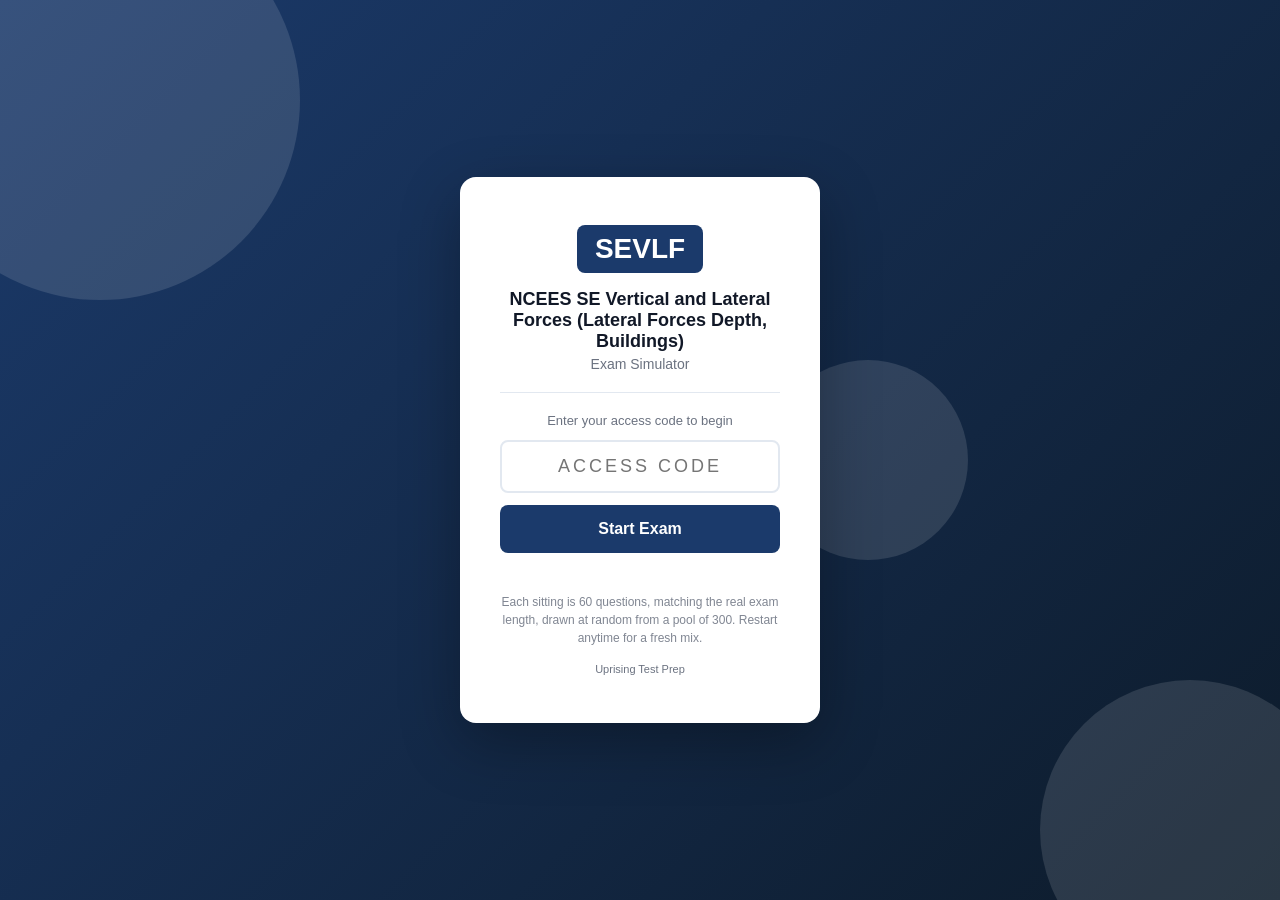
<file: index.html>
<!DOCTYPE html>
<html lang="en">
<head>
  <meta charset="UTF-8" />
  <meta name="viewport" content="width=device-width, initial-scale=1.0, viewport-fit=cover" />
  <meta name="apple-mobile-web-app-capable" content="yes" />
  <meta name="apple-mobile-web-app-status-bar-style" content="black-translucent" />
  <title>SEVLF Exam Simulator</title>
  <link rel="stylesheet" href="style.css" />
</head>
<body>

<div id="access-gate">
  <div class="gate-bg-shapes">
    <div class="shape shape-1"></div>
    <div class="shape shape-2"></div>
    <div class="shape shape-3"></div>
  </div>
  <div class="gate-card">
    <div class="gate-logo">
      <div class="logo-badge">SEVLF</div>
    </div>
    <h1 class="gate-title">NCEES SE Vertical and Lateral Forces (Lateral Forces Depth, Buildings)</h1>
    <p class="gate-subtitle">Exam Simulator</p>
    <div class="gate-divider"></div>
    <p class="gate-instruction">Enter your access code to begin</p>
    <input type="text" id="access-code-input" class="gate-input"
           placeholder="Access Code" autocomplete="off"
           maxlength="20" spellcheck="false" />
    <button id="access-btn" class="gate-btn">Start Exam</button>
    <p id="access-error" class="gate-error"></p>
    <p class="gate-pool-note">Each sitting is 60 questions, matching the real exam length, drawn at random from a pool of 300. Restart anytime for a fresh mix.</p>
    <p class="gate-hint">Uprising Test Prep</p>
  </div>
</div>

<div id="app" style="display:none">
  <header class="top-bar">
    <div class="bar-left">
      <span class="bar-logo">SEVLF</span>
      <span class="bar-title">Exam Simulator</span>
    </div>
    <div class="bar-right">
      <span class="bar-timer" id="timer-display">--:--</span>
      <button class="bar-btn" id="flag-btn">Flag</button>
      <button class="bar-btn bar-btn-primary" id="submit-btn">
        <span class="btn-full">Submit Exam</span>
        <span class="btn-short">Submit</span>
      </button>
    </div>
  </header>

  <div class="progress-strip">
    <div class="progress-bar" id="progress-bar"></div>
  </div>

  <main class="exam-main">
    <div class="question-panel">
      <div class="q-meta">
        <span id="q-counter"></span>
        <span class="q-pool-chip" title="This sitting is 60 questions, matching the real exam length, drawn at random from a pool of 300. Restart for a fresh mix.">300 Questions Available</span>
        <span id="q-domain" class="q-domain-tag"></span>
        <span id="q-flag-indicator" class="flag-chip" style="display:none">Flagged</span>
      </div>
      <!-- Shared text for a linked cluster (a clinical case, a reading
           passage). It sits ABOVE the stem, which is the one thing that
           legitimately precedes it, and repeats on every question in the
           cluster so nobody has to page backwards. -->
      <div id="q-cluster-wrap" class="cluster-wrap" style="display:none"></div>
      <p id="question-text" class="q-text"></p>
      <!-- The picture sits BELOW the question text so the simulator matches
           the printed book exactly: stem, then picture, then options. They
           used to disagree (book put the picture under the stem, simulator put
           it above), so no single wording could be true in both places, and
           184 of MLPAO's 185 image questions said "shown above" while the
           book printed the picture below the sentence. Write stems with
           neutral wording ("the strip shown", "the diagram shows") and this
           whole class of bug cannot come back. -->
      <div id="q-image-wrap" style="display:none; margin-bottom:14px;"></div>
      <div id="options-list" class="options-list"></div>
      <div id="explanation-box" class="explanation-box" style="display:none">
        <div class="explanation-label">Explanation</div>
        <p id="explanation-text" class="explanation-text"></p>
      </div>
    </div>
    <div class="nav-bar">
      <button class="nav-btn" id="prev-btn">&#8592; Prev</button>
      <button class="nav-btn nav-btn-map" id="map-btn">Question Map</button>
      <button class="nav-btn nav-btn-next" id="next-btn">Next &#8594;</button>
    </div>
  </main>
</div>

<!-- Question Map Modal -->
<div id="map-modal" style="display:none">
  <div class="map-backdrop" id="map-backdrop"></div>
  <div class="map-panel">
    <div class="map-header">
      <span class="map-title">Question Map</span>
      <button id="map-close" class="map-close-btn">&#x2715; Close</button>
    </div>
    <div class="map-legend">
      <span class="leg-item"><span class="leg-swatch leg-answered"></span>Answered</span>
      <span class="leg-item"><span class="leg-swatch leg-flagged"></span>Flagged</span>
      <span class="leg-item"><span class="leg-swatch leg-unanswered"></span>Unanswered</span>
    </div>
    <div id="q-grid" class="q-grid"></div>
  </div>
</div>

<div id="results-screen" style="display:none">
  <div class="results-card">
    <div class="res-header">
      <div class="res-badge">SEVLF</div>
      <h2 id="res-status" class="res-status"></h2>
      <p id="res-score" class="res-score"></p>
    </div>
    <div id="res-domains" class="res-domains"></div>
    <p class="mode-pool-note">This sitting drew 60 questions from a pool of 300. Restart for a fresh mix.</p>
    <button id="res-review-btn" class="res-btn">Review Answers</button>
    <button id="res-restart-btn" class="res-btn res-btn-secondary">Restart</button>
  </div>
</div>

<script src="questions.js"></script>
<script src="app.js"></script>
</body>
</html>
</file>
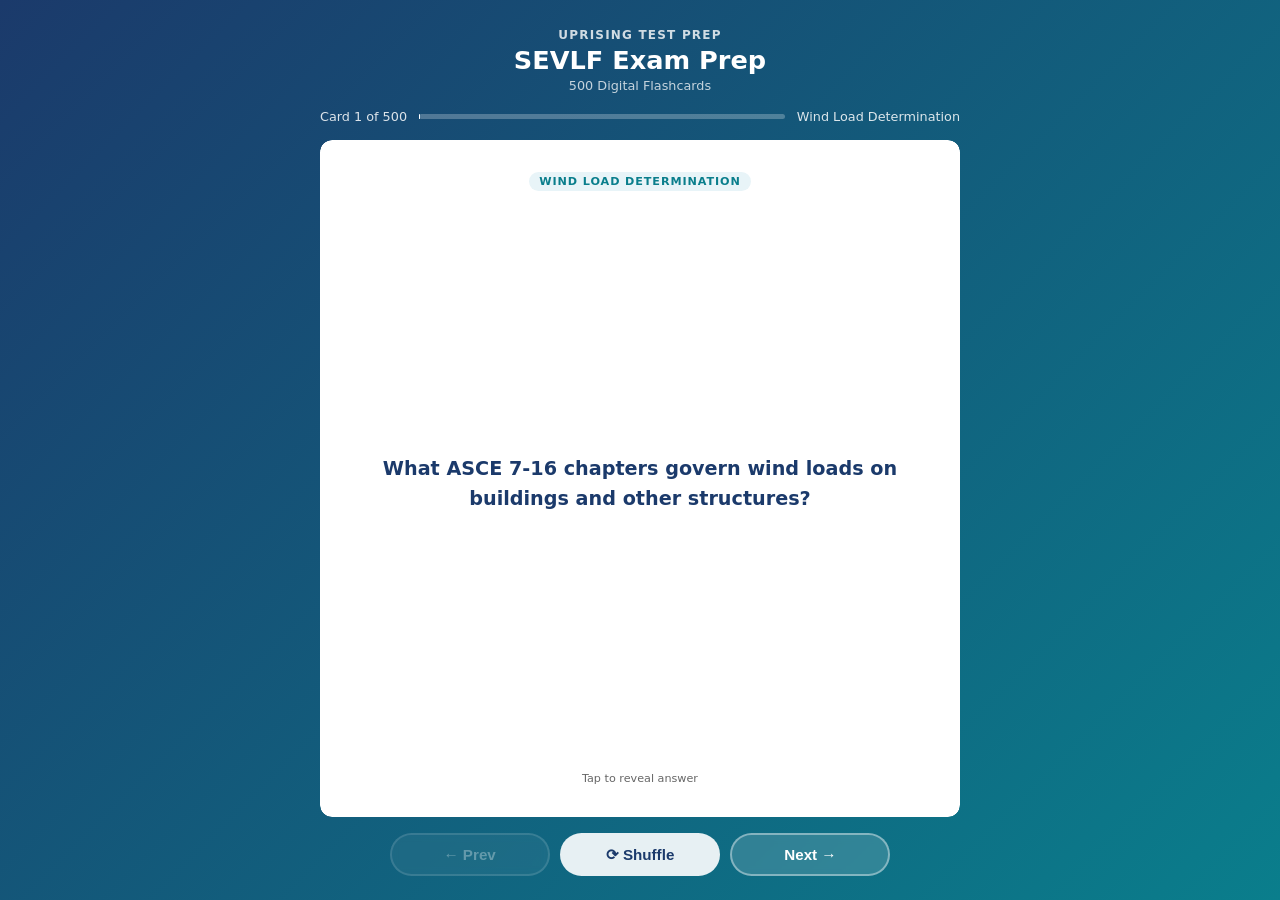
<file: flashcards/index.html>
<!DOCTYPE html>
<html lang="en">
<head>
  <meta charset="UTF-8">
  <meta name="viewport" content="width=device-width, initial-scale=1.0">
  <title>SEVLF Exam Prep: Flashcards</title>
  <style>
    :root {
      --blue:   #1B3A6B;
      --teal:   #0A7E8C;
      --ltblue: #E8F4F8;
      --white:  #FFFFFF;
      --text:   #1A1A1A;
      --muted:  #666;
      --radius: 12px;
    }
    * { box-sizing: border-box; margin: 0; padding: 0; }
    html, body { height: 100%; }
    body {
      font-family: 'Segoe UI', system-ui, sans-serif;
      background: linear-gradient(135deg, var(--blue) 0%, var(--teal) 100%);
      /* Pinned, not min-height: the page must never grow, or the controls
         get pushed below the fold on iOS where 100dvh and height:100%
         disagree. The height:100% rule above is the pre-dvh fallback. */
      height: 100dvh;
      max-height: 100dvh;
      overflow: hidden;
      display: flex;
      flex-direction: column;
      align-items: center;
      padding: 1.25rem 1rem 1rem;
      gap: 0.75rem;
      overflow-x: hidden;
    }
    header { text-align: center; color: #fff; flex-shrink: 0; }
    header .brand { font-size: 0.75rem; font-weight: 700; letter-spacing: 0.1em; opacity: 0.8; text-transform: uppercase; }
    header h1 { font-size: 1.3rem; font-weight: 800; margin-top: 0.2rem; }
    header .subtitle { font-size: 0.8rem; opacity: 0.75; margin-top: 0.15rem; }
    #progress-info {
      display: flex; align-items: center; gap: 0.75rem;
      color: rgba(255,255,255,0.85); font-size: 0.8rem;
      flex-shrink: 0; width: 100%; max-width: 640px;
    }
    #progress-bar-track {
      flex: 1; background: rgba(255,255,255,0.25);
      border-radius: 4px; height: 5px;
    }
    #progress-bar-fill { height: 100%; background: #fff; border-radius: 4px; transition: width 0.3s; }
    .card-scene {
      width: 100%; max-width: 640px;
      perspective: 1200px;
      cursor: pointer;
      flex: 1; min-height: 0;
      display: flex; flex-direction: column;
    
      /* WebKit does not clip overflow inside a preserve-3d context, so the
         answer pane's own clip is dropped and a long answer paints over the
         Prev/Next row. This element only sets the perspective and is NOT
         itself in the 3D context, so its clip is honoured in every engine. */
      overflow: hidden;
      border-radius: var(--radius);
    }
    .card-inner {
      position: relative; width: 100%;
      flex: 1; min-height: 0;
      transition: transform 0.55s cubic-bezier(.4,0,.2,1);
      transform-style: preserve-3d;
    }
    .card-scene.flipped .card-inner { transform: rotateY(180deg); }
    .card-face {
      position: absolute; inset: 0;
      backface-visibility: hidden; -webkit-backface-visibility: hidden;
      border-radius: var(--radius);
      display: flex; flex-direction: column;
      padding: 1.5rem 1.75rem;
      box-shadow: 0 12px 40px rgba(0,0,0,0.2);
      overflow: hidden;
    
      /* Painting through a mask forces WebKit to allocate a real clipping
         layer for a 3D-transformed element, which is what makes the
         overflow:hidden and the rounded corners above actually apply. */
      -webkit-mask-image: -webkit-radial-gradient(#fff, #000);
              mask-image: radial-gradient(#fff, #000);
    }
    .card-front { background: var(--white); align-items: center; justify-content: center; }
    .card-back  { background: var(--ltblue); transform: rotateY(180deg); }
    .card-badge {
      font-size: 0.7rem; font-weight: 700; text-transform: uppercase;
      letter-spacing: 0.08em;
      background: var(--ltblue); color: var(--teal);
      padding: 0.2rem 0.65rem; border-radius: 20px;
      margin-bottom: 0.85rem; flex-shrink: 0;
    }
    .card-back .card-badge { background: rgba(10,126,140,0.12); }
    .card-front .q-text {
      font-size: 1.1rem; font-weight: 600; color: var(--blue); line-height: 1.55;
      text-align: center; overflow-y: auto; flex: 1;
      display: flex; align-items: center; justify-content: center;
      scrollbar-width: thin; scrollbar-color: rgba(27,58,107,0.3) transparent;
    }
    .card-back .a-label { font-size: 0.7rem; font-weight: 700; color: var(--teal); text-transform: uppercase; letter-spacing: 0.08em; margin-bottom: 0.4rem; flex-shrink: 0; }
    .card-back .a-text  {
      font-size: 0.975rem; color: var(--text); line-height: 1.65;
      overflow-y: auto; flex: 1; min-height: 0; padding-right: 4px;
      scrollbar-width: thin; scrollbar-color: rgba(10,126,140,0.4) transparent;
    
      -webkit-overflow-scrolling: touch;
      overscroll-behavior: contain;
    }
    .card-back .a-text::-webkit-scrollbar { width: 4px; }
    .card-back .a-text::-webkit-scrollbar-track { background: transparent; }
    .card-back .a-text::-webkit-scrollbar-thumb { background: rgba(10,126,140,0.4); border-radius: 4px; }
    .tap-hint { flex-shrink: 0; margin-top: 0.6rem; font-size: 0.7rem; color: var(--muted); text-align: center; }
    .card-back .tap-hint { color: var(--teal); opacity: 0.7; }
    .controls {
      display: flex; gap: 0.65rem; flex-wrap: nowrap;
      justify-content: center; flex-shrink: 0;
      width: 100%; max-width: 640px;
      padding-bottom: env(safe-area-inset-bottom, 0px);
    }
    .btn {
      padding: 0.6rem 1.2rem; border-radius: 50px;
      border: 2px solid rgba(255,255,255,0.4);
      background: rgba(255,255,255,0.15); color: #fff;
      font-weight: 700; font-size: 0.875rem; cursor: pointer;
      transition: all 0.2s; backdrop-filter: blur(4px);
      white-space: nowrap; flex: 1; max-width: 160px;
    }
    .btn:hover { background: rgba(255,255,255,0.3); border-color: rgba(255,255,255,0.7); }
    .btn:active { transform: scale(0.96); }
    .btn:disabled { opacity: 0.35; cursor: not-allowed; }
    .btn.btn-primary { background: rgba(255,255,255,0.9); color: var(--blue); border-color: transparent; }
    .btn.btn-primary:hover { background: #fff; }
    #loading { color: rgba(255,255,255,0.8); font-size: 1rem; text-align: center; padding: 3rem; flex: 1; }
    @media (min-width: 768px) {
      body { padding: 1.75rem 1.5rem 1.5rem; gap: 1rem; }
      header h1 { font-size: 1.6rem; }
      .card-face { padding: 2rem 2.5rem; }
      .card-front .q-text { font-size: 1.2rem; }
      .card-back .a-text { font-size: 1.05rem; }
      .btn { font-size: 0.95rem; padding: 0.65rem 1.4rem; }
    }
    @media (max-width: 380px) {
      body { padding: 0.75rem; gap: 0.5rem; }
      header .brand { font-size: 0.65rem; }
      header h1 { font-size: 1.1rem; }
      header .subtitle { display: none; }
      .card-face { padding: 1rem 1.1rem; }
      .card-front .q-text { font-size: 0.975rem; }
      .card-back .a-text { font-size: 0.875rem; }
      .btn { font-size: 0.8rem; padding: 0.5rem 0.75rem; }
    }
  </style>
</head>
<body>
<header>
  <div class="brand">Uprising Test Prep</div>
  <h1>SEVLF Exam Prep</h1>
  <div class="subtitle">500 Digital Flashcards</div>
</header>
<div id="progress-info">
  <span id="card-counter">Card 1 of 500</span>
  <div id="progress-bar-track"><div id="progress-bar-fill" style="width:0%"></div></div>
  <span id="domain-label"></span>
</div>
<div id="loading">Loading flashcards...</div>
<div class="card-scene" id="card-scene" style="display:none" onclick="flipCard()">
  <div class="card-inner" id="card-inner">
    <div class="card-face card-front">
      <div class="card-badge" id="front-badge"></div>
      <div class="q-text" id="q-text"></div>
      <div class="tap-hint">Tap to reveal answer</div>
    </div>
    <div class="card-face card-back">
      <div class="card-badge" id="back-badge">Answer</div>
      <div class="a-label">Answer</div>
      <div class="a-text" id="a-text"></div>
      <div class="tap-hint">Tap to flip back</div>
    </div>
  </div>
</div>
<div class="controls" id="controls" style="display:none">
  <button class="btn" id="prev-btn" onclick="event.stopPropagation();move(-1)" disabled>&#8592; Prev</button>
  <button class="btn btn-primary" onclick="event.stopPropagation();shuffleCards()">&#10227; Shuffle</button>
  <button class="btn" id="next-btn" onclick="event.stopPropagation();move(1)">Next &#8594;</button>
</div>
<script>
const DOMAIN_LABELS = {
  wind_load_determination: "Wind Load Determination",
  seismic_load_determination: "Seismic Load Determination",
  lateral_force_distribution_and_analysis_methods: "Lateral Force Distribution and Analysis Methods",
  steel_lateral_force_resisting_systems: "Steel Lateral Force-Resisting Systems",
  concrete_lateral_force_resisting_systems: "Concrete Lateral Force-Resisting Systems",
  wood_and_masonry_lateral_force_resisting_systems: "Wood and Masonry Lateral Force-Resisting Systems",
  connections_and_structural_system_integration: "Connections and Structural System Integration",
  foundations_and_retaining_structures_for_lateral_loads: "Foundations and Retaining Structures for Lateral Loads",
  general_analysis_of_existing_secondary_and_nonbuilding_structures: "General Analysis of Existing Secondary and Nonbuilding Structures",
};
let cards   = [];
let current = 0;
async function init() {
  try {
    const res = await fetch('flashcards.json');
    if (!res.ok) throw new Error('Network error');
    cards = await res.json();
    document.getElementById('loading').style.display    = 'none';
    document.getElementById('card-scene').style.display = 'flex';
    document.getElementById('controls').style.display   = 'flex';
    show();
  } catch (e) {
    document.getElementById('loading').textContent = 'Error loading flashcards. Please try refreshing.';
  }
}
function domainLabel(key) {
  return DOMAIN_LABELS[key] || key.replace(/_/g, ' ').replace(/\b\w/g, c => c.toUpperCase());
}
function show() {
  const c = cards[current];
  document.getElementById('card-scene').classList.remove('flipped');
  document.getElementById('a-text').scrollTop = 0;
  const label = domainLabel(c.domain || c.chapter || '');
  document.getElementById('q-text').textContent       = c.front;
  document.getElementById('a-text').textContent       = c.back;
  document.getElementById('front-badge').textContent  = label;
  document.getElementById('back-badge').textContent   = label;
  document.getElementById('card-counter').textContent = `Card ${current+1} of ${cards.length}`;
  document.getElementById('domain-label').textContent = label;
  document.getElementById('progress-bar-fill').style.width = `${((current+1)/cards.length*100).toFixed(1)}%`;
  document.getElementById('prev-btn').disabled = current === 0;
  document.getElementById('next-btn').disabled = current === cards.length - 1;
}
function flipCard() { document.getElementById('card-scene').classList.toggle('flipped'); }
function move(dir) {
  const next = current + dir;
  if (next < 0 || next >= cards.length) return;
  current = next; show();
}
function shuffleCards() {
  for (let i = cards.length - 1; i > 0; i--) {
    const j = Math.floor(Math.random() * (i+1));
    [cards[i], cards[j]] = [cards[j], cards[i]];
  }
  current = 0; show();
}
document.addEventListener('keydown', e => {
  if (e.key === 'ArrowRight' || e.key === 'ArrowDown') move(1);
  else if (e.key === 'ArrowLeft' || e.key === 'ArrowUp') move(-1);
  else if (e.key === ' ' || e.key === 'Enter') { e.preventDefault(); flipCard(); }
});
init();
</script>
</body>
</html>
</file>
<file: style.css>
/* SEVLF Exam Simulator, Styles */
:root {
  --primary:   #1B3A6B;
  --pass:      #059669;
  --fail:      #DC2626;
  --bg:        #F3F4F8;
  --card:      #FFFFFF;
  --border:    #E2E8F0;
  --text:      #111827;
  --muted:     #6B7280;
  --radius:    10px;
}
*, *::before, *::after { box-sizing: border-box; margin: 0; padding: 0; }
body {
  font-family: -apple-system, BlinkMacSystemFont, "Segoe UI", sans-serif;
  background: var(--bg);
  color: var(--text);
  height: 100vh;
  height: 100dvh;
  overflow: hidden;
  -webkit-text-size-adjust: 100%;
}

/* ── Access Gate ─────────────────────────────────────────────────────────── */
#access-gate {
  display: flex;
  align-items: center;
  justify-content: center;
  height: 100vh;
  height: 100dvh;
  background: linear-gradient(135deg, var(--primary) 0%, #0d1b2a 100%);
  position: relative;
  overflow: hidden;
  padding: 20px;
  padding-top: max(20px, env(safe-area-inset-top));
  padding-bottom: max(20px, env(safe-area-inset-bottom));
}
.gate-bg-shapes { position: absolute; inset: 0; pointer-events: none; }
.shape { position: absolute; border-radius: 50%; opacity: .12; background: #fff; }
.shape-1 { width: 400px; height: 400px; top: -100px; left: -100px; }
.shape-2 { width: 300px; height: 300px; bottom: -80px; right: -60px; }
.shape-3 { width: 200px; height: 200px; top: 40%; left: 60%; }
.gate-card {
  background: #fff;
  border-radius: 16px;
  padding: 48px 40px;
  text-align: center;
  width: 100%;
  max-width: 360px;
  position: relative;
  z-index: 1;
  box-shadow: 0 20px 60px rgba(0,0,0,.3);
}
.logo-badge {
  display: inline-block;
  background: var(--primary);
  color: #fff;
  font-weight: 800;
  font-size: 28px;
  padding: 8px 18px;
  border-radius: 8px;
}
.gate-title { font-size: 18px; font-weight: 700; margin-top: 16px; color: var(--text); }
.gate-subtitle { color: var(--muted); font-size: 14px; margin-top: 4px; }
.gate-divider { height: 1px; background: var(--border); margin: 20px 0; }
.gate-instruction { font-size: 13px; color: var(--muted); margin-bottom: 12px; }
.gate-input {
  width: 100%;
  padding: 14px 16px;
  border: 2px solid var(--border);
  border-radius: 8px;
  font-size: 18px;
  text-align: center;
  text-transform: uppercase;
  letter-spacing: 3px;
  outline: none;
}
.gate-input:focus { border-color: var(--primary); }
.gate-btn {
  width: 100%;
  margin-top: 12px;
  padding: 15px;
  background: var(--primary);
  color: #fff;
  border: none;
  border-radius: 8px;
  font-size: 16px;
  font-weight: 600;
  cursor: pointer;
  -webkit-tap-highlight-color: transparent;
}
.gate-btn:hover { opacity: .9; }
.gate-error { color: var(--fail); font-size: 13px; margin-top: 8px; min-height: 18px; }
.gate-hint { color: var(--muted); font-size: 11px; margin-top: 16px; }
.gate-pool-note { color: var(--muted); opacity: .85; font-size: 12px; margin-top: 14px; line-height: 1.5; }
.mode-pool-note { color: var(--muted); opacity: .85; font-size: 12.5px; text-align: center; margin: 4px 0 16px; line-height: 1.5; }

/* ── App shell ───────────────────────────────────────────────────────────── */
#app {
  display: flex;
  flex-direction: column;
  height: 100vh;
  height: 100dvh;
  padding-top: env(safe-area-inset-top);
}
.top-bar {
  display: flex;
  justify-content: space-between;
  align-items: center;
  background: var(--primary);
  color: #fff;
  padding: 0 20px;
  padding-left: max(20px, env(safe-area-inset-left));
  padding-right: max(20px, env(safe-area-inset-right));
  height: 52px;
  flex-shrink: 0;
  gap: 8px;
}
.bar-left { display: flex; align-items: center; gap: 8px; min-width: 0; }
.bar-logo { font-weight: 800; font-size: 18px; flex-shrink: 0; }
.bar-title { font-size: 14px; opacity: .8; white-space: nowrap; overflow: hidden; text-overflow: ellipsis; }
.bar-right { display: flex; align-items: center; gap: 8px; flex-shrink: 0; }
.bar-timer {
  font-variant-numeric: tabular-nums;
  font-size: 16px;
  font-weight: 600;
  min-width: 68px;
  text-align: right;
}
.bar-btn {
  padding: 7px 13px;
  background: rgba(255,255,255,.15);
  border: 1px solid rgba(255,255,255,.3);
  color: #fff;
  border-radius: 6px;
  cursor: pointer;
  font-size: 13px;
  white-space: nowrap;
  -webkit-tap-highlight-color: transparent;
  touch-action: manipulation;
}
.bar-btn:hover { background: rgba(255,255,255,.25); }
.bar-btn-primary {
  background: #fff;
  color: var(--primary);
  border-color: #fff;
  font-weight: 600;
}
.bar-btn-primary:hover { background: #f0f0f0; }
.btn-short { display: none; }
.btn-full  { display: inline; }

.progress-strip { height: 4px; background: rgba(0,0,0,.1); flex-shrink: 0; }
.progress-bar   { height: 100%; background: #4ade80; transition: width .3s; }

/* ── Main exam area ──────────────────────────────────────────────────────── */
.exam-main {
  flex: 1;
  overflow: hidden;
  display: flex;
  flex-direction: column;
  padding: 16px 20px 0;
  padding-left: max(16px, env(safe-area-inset-left));
  padding-right: max(16px, env(safe-area-inset-right));
  min-height: 0;
}
.question-panel { flex: 1; overflow-y: auto; padding-bottom: 12px; -webkit-overflow-scrolling: touch; }
.q-meta {
  display: flex;
  align-items: center;
  gap: 8px;
  margin-bottom: 12px;
  font-size: 13px;
  color: var(--muted);
  flex-wrap: wrap;
}
.q-domain-tag {
  background: var(--primary);
  color: #fff;
  padding: 2px 8px;
  border-radius: 4px;
  font-size: 11px;
  font-weight: 600;
}
.q-pool-chip {
  background: #EEF2FF;
  background: color-mix(in srgb, var(--primary) 12%, #fff);
  color: var(--primary);
  border: 1px solid var(--primary);
  padding: 2px 8px;
  border-radius: 10px;
  font-size: 11px;
  font-weight: 700;
  cursor: help;
  white-space: nowrap;
}
.flag-chip {
  background: #FEF3C7;
  color: #92400E;
  padding: 2px 8px;
  border-radius: 4px;
  font-size: 11px;
  font-weight: 600;
}
.cluster-wrap {
  border-left: 4px solid var(--primary, #1B3A6B);
  background: #F2F6FC; border-radius: 8px;
  padding: 10px 14px; margin-bottom: 16px;
}
.cluster-label {
  font-size: 11px; font-weight: 700; letter-spacing: 0.06em;
  text-transform: uppercase; color: var(--primary, #1B3A6B); margin-bottom: 6px;
}
.cluster-body {
  max-height: 38vh; overflow-y: auto; font-size: 15px; line-height: 1.6;
  -webkit-overflow-scrolling: touch;
}
.cluster-body p + p { margin-top: 10px; }
@media (min-width: 1100px) { .cluster-body { max-height: 52vh; } }

.q-image {
  max-width: 100%;
  /* Cap the height too. With only max-width, a tall exhibit renders at full
     width and pushes the stem and every option below the fold, so the question
     looks like it has no answers until the candidate scrolls. Found on CNPLE. */
  max-height: 62vh;
  width: auto;
  height: auto;
  object-fit: contain;
  border-radius: 6px;
  border: 1px solid var(--border);
  display: block;
  margin-bottom: 14px;
}
.q-text { font-size: 16px; line-height: 1.65; margin-bottom: 20px; }
.options-list { display: flex; flex-direction: column; gap: 10px; }
.option {
  display: flex;
  align-items: flex-start;
  gap: 12px;
  padding: 15px 16px;
  background: var(--card);
  border: 2px solid var(--border);
  border-radius: var(--radius);
  cursor: pointer;
  transition: .15s;
  -webkit-tap-highlight-color: transparent;
  touch-action: manipulation;
  min-height: 52px;
}
.option:hover  { border-color: var(--primary); background: #F8FAFF; }
.option.selected  { border-color: var(--primary); background: #EEF3FF; }
.option.correct   { border-color: #059669; background: #ECFDF5; }
.option.incorrect { border-color: #DC2626; background: #FEF2F2; }
.explanation-box {
  margin-top: 20px;
  padding: 16px 18px;
  background: #F0F9FF;
  border-left: 4px solid #2563EB;
  border-radius: 6px;
}
.explanation-label {
  font-size: 11px;
  font-weight: 700;
  text-transform: uppercase;
  letter-spacing: .06em;
  color: #2563EB;
  margin-bottom: 8px;
}
.explanation-text { font-size: 14.5px; line-height: 1.7; color: #1e293b; margin: 0; }
.opt-letter { font-weight: 700; font-size: 15px; color: var(--primary); min-width: 22px; padding-top: 1px; flex-shrink: 0; }
.opt-text   { font-size: 15px; line-height: 1.5; }

/* ── Nav bar ─────────────────────────────────────────────────────────────── */
.nav-bar {
  display: flex;
  align-items: center;
  gap: 8px;
  padding: 10px 0;
  padding-bottom: max(14px, env(safe-area-inset-bottom));
  flex-shrink: 0;
}
.nav-btn {
  flex: 1;
  padding: 13px 8px;
  background: var(--card);
  border: 1px solid var(--border);
  border-radius: 8px;
  cursor: pointer;
  font-size: 15px;
  font-weight: 500;
  text-align: center;
  -webkit-tap-highlight-color: transparent;
  touch-action: manipulation;
  min-height: 48px;
}
.nav-btn:hover      { background: #f0f0f0; }
.nav-btn-map {
  background: var(--bg);
  border-color: var(--primary);
  color: var(--primary);
  font-weight: 600;
}
.nav-btn-map:hover { background: #EEF3FF; }
.nav-btn-next {
  background: var(--primary);
  color: #fff;
  border-color: var(--primary);
}
.nav-btn-next:hover { opacity: .9; }

/* ── Question Map Modal ──────────────────────────────────────────────────── */
#map-modal {
  position: fixed;
  inset: 0;
  z-index: 1000;
  display: flex;
  flex-direction: column;
  justify-content: flex-end;
}
.map-backdrop { position: absolute; inset: 0; background: rgba(0,0,0,.5); }
.map-panel {
  position: relative;
  background: #fff;
  border-radius: 20px 20px 0 0;
  padding: 20px;
  padding-bottom: max(20px, env(safe-area-inset-bottom));
  max-height: 80vh;
  max-height: 80dvh;
  display: flex;
  flex-direction: column;
  box-shadow: 0 -4px 30px rgba(0,0,0,.2);
}
.map-header {
  display: flex;
  align-items: center;
  justify-content: space-between;
  margin-bottom: 12px;
  flex-shrink: 0;
}
.map-title { font-size: 17px; font-weight: 700; color: var(--text); }
.map-close-btn {
  padding: 8px 16px;
  background: var(--bg);
  border: 1px solid var(--border);
  border-radius: 8px;
  cursor: pointer;
  font-size: 14px;
  font-weight: 500;
  min-height: 40px;
  -webkit-tap-highlight-color: transparent;
  touch-action: manipulation;
}
.map-close-btn:hover { background: #e5e7eb; }
.map-legend { display: flex; gap: 16px; margin-bottom: 14px; flex-shrink: 0; flex-wrap: wrap; }
.leg-item { display: flex; align-items: center; gap: 6px; font-size: 13px; color: var(--muted); }
.leg-swatch {
  width: 16px;
  height: 16px;
  border-radius: 3px;
  border: 1px solid var(--border);
  background: var(--card);
  display: inline-block;
  flex-shrink: 0;
}
.leg-swatch.leg-answered  { background: var(--primary); border-color: var(--primary); }
.leg-swatch.leg-flagged   { background: #FEF3C7; border-color: #F59E0B; }
.leg-swatch.leg-unanswered { background: var(--card); }
.q-grid {
  display: flex;
  flex-wrap: wrap;
  gap: 6px;
  overflow-y: auto;
  flex: 1;
  padding-bottom: 8px;
  -webkit-overflow-scrolling: touch;
}
.grid-btn {
  width: 40px;
  height: 40px;
  border: 1px solid var(--border);
  border-radius: 6px;
  background: var(--card);
  font-size: 12px;
  cursor: pointer;
  font-weight: 500;
  -webkit-tap-highlight-color: transparent;
  touch-action: manipulation;
}
.grid-btn.answered { background: var(--primary); color: #fff; border-color: var(--primary); }
.grid-btn.flagged  { background: #FEF3C7; border-color: #F59E0B; }
.grid-btn.active   { outline: 3px solid var(--primary); outline-offset: 2px; }

/* ── Results ─────────────────────────────────────────────────────────────── */
#results-screen {
  display: flex;
  align-items: flex-start;
  justify-content: center;
  min-height: 100vh;
  min-height: 100dvh;
  background: var(--bg);
  overflow-y: auto;
  -webkit-overflow-scrolling: touch;
  padding: 20px 16px;
  padding-top: max(20px, env(safe-area-inset-top));
  padding-bottom: max(20px, env(safe-area-inset-bottom));
}
.results-card {
  background: var(--card);
  border-radius: 16px;
  padding: 40px;
  max-width: 480px;
  width: 100%;
  box-shadow: 0 8px 30px rgba(0,0,0,.1);
}
.res-header { text-align: center; margin-bottom: 24px; }
.res-badge {
  display: inline-block;
  background: var(--primary);
  color: #fff;
  font-weight: 800;
  font-size: 22px;
  padding: 6px 16px;
  border-radius: 8px;
}
.res-status { font-size: 36px; font-weight: 800; margin-top: 12px; }
.res-score  { font-size: 18px; color: var(--muted); margin-top: 4px; }
.res-domains { margin-bottom: 24px; display: flex; flex-direction: column; gap: 10px; }
.res-domain-row { display: flex; align-items: center; gap: 8px; font-size: 13px; }
.res-domain-name { width: 160px; font-weight: 500; flex-shrink: 0; }
.res-domain-bar-wrap { flex: 1; background: #E5E7EB; border-radius: 4px; height: 8px; overflow: hidden; }
.res-domain-bar { height: 100%; border-radius: 4px; transition: width .5s; }
.res-domain-pct { width: 36px; text-align: right; font-weight: 600; }
.res-btn {
  width: 100%;
  padding: 15px;
  background: var(--primary);
  color: #fff;
  border: none;
  border-radius: 8px;
  font-size: 15px;
  font-weight: 600;
  cursor: pointer;
  margin-bottom: 10px;
  min-height: 52px;
  -webkit-tap-highlight-color: transparent;
  touch-action: manipulation;
}
.res-btn:hover { opacity: .9; }
.res-btn-secondary {
  background: transparent;
  color: var(--primary);
  border: 2px solid var(--primary);
}
.res-btn-secondary:hover { background: var(--primary); color: #fff; }

/* ── Mobile breakpoint (phones ≤ 640px) ─────────────────────────────────── */
@media (max-width: 640px) {
  /* Gate card */
  .gate-card { padding: 32px 24px; }

  /* Top bar: hide long title text, swap Submit label */
  .bar-title  { display: none; }
  .btn-full   { display: none; }
  .btn-short  { display: inline; }
  .bar-right  { gap: 6px; }
  .bar-btn    { padding: 6px 10px; font-size: 12px; }
  .bar-timer  { font-size: 14px; min-width: 58px; }

  /* Exam main */
  .exam-main { padding: 12px 14px 0; }
  .q-text { font-size: 16px; }
  .opt-text { font-size: 15px; }

  /* Nav bar, bigger touch targets */
  .nav-btn { font-size: 14px; padding: 14px 6px; }

  /* Results */
  .results-card { padding: 28px 20px; }
  .res-domain-name { width: 110px; font-size: 12px; }
  .res-domain-pct  { font-size: 12px; }
  .res-status { font-size: 30px; }

  /* Map grid, slightly bigger buttons on phones */
  .grid-btn { width: 42px; height: 42px; }
}

/* ── Very small phones (≤ 380px) ────────────────────────────────────────── */
@media (max-width: 380px) {
  .bar-logo { font-size: 15px; }
  .bar-btn  { padding: 5px 8px; font-size: 11px; }
  .bar-timer { font-size: 13px; min-width: 52px; }
  .nav-btn  { font-size: 13px; }
  .grid-btn { width: 38px; height: 38px; font-size: 11px; }
}
</file>
